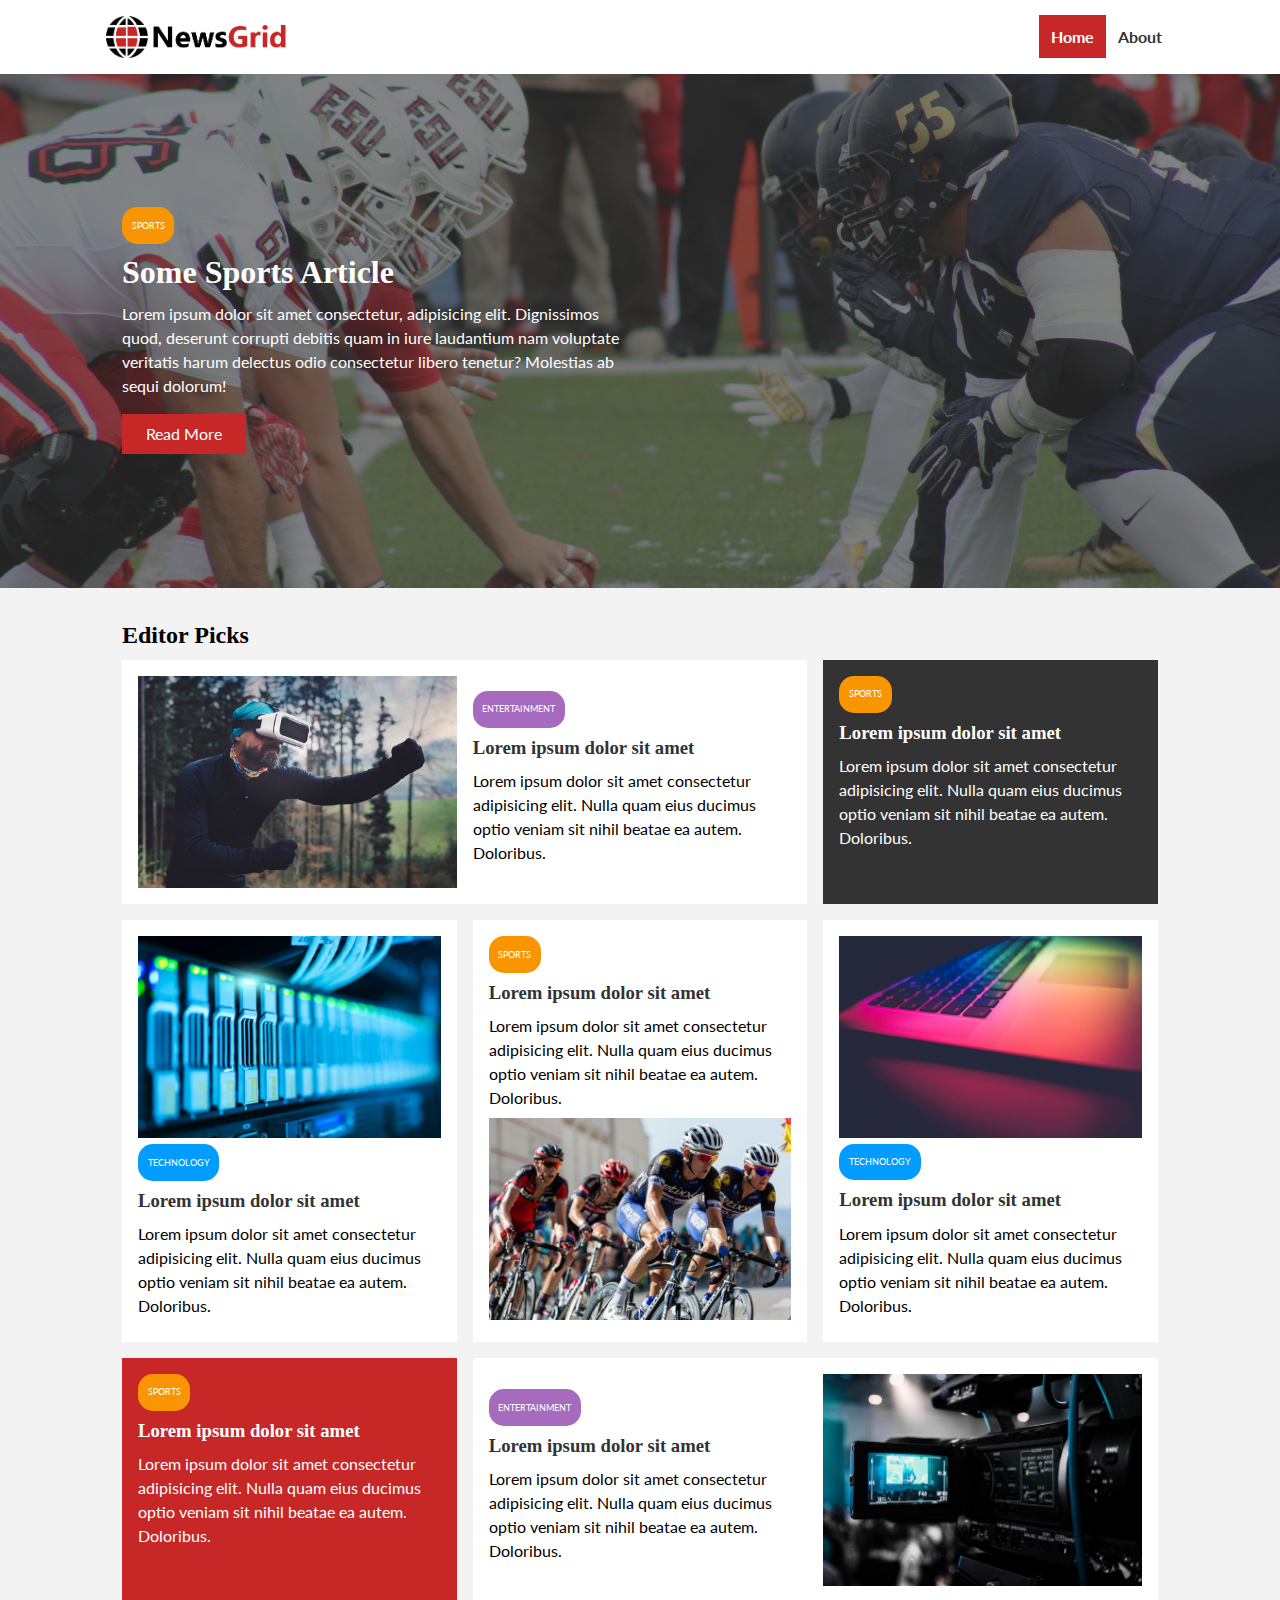
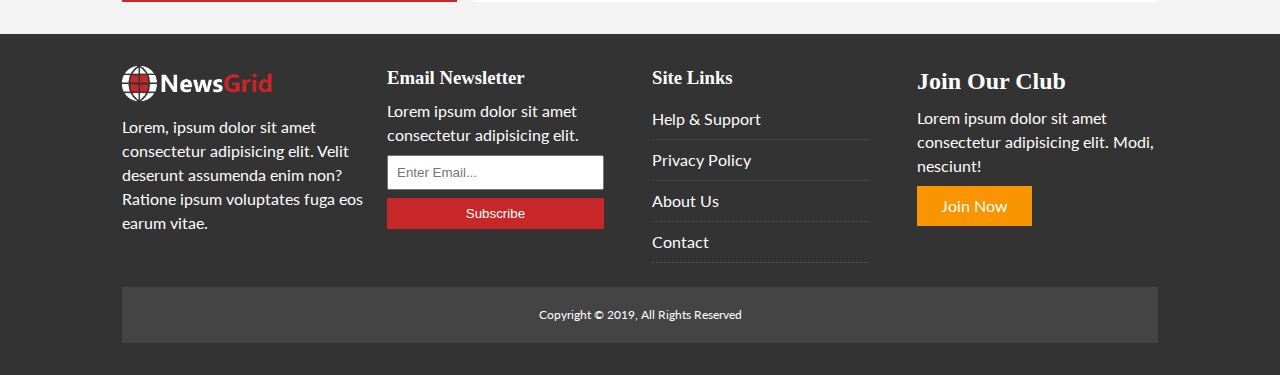
<file: index.html>
<!DOCTYPE html>
<html lang="en">

<head>
  <meta charset="UTF-8">
  <meta name="viewport" content="width=device-width, initial-scale=1.0">
  <meta http-equiv="X-UA-Compatible" content="ie=edge">
  <link rel="stylesheet" href="https://use.fontawesome.com/releases/v5.6.3/css/all.css"
    integrity="sha384-UHRtZLI+pbxtHCWp1t77Bi1L4ZtiqrqD80Kn4Z8NTSRyMA2Fd33n5dQ8lWUE00s/" crossorigin="anonymous">
  <link href="https://fonts.googleapis.com/css?family=Lato|Staatliches" rel="stylesheet">
  <link rel="stylesheet" href="css/style.css">
  <link rel="stylesheet" media="screen and (max-width: 768px)" href="css/mobile.css">
  <link rel="shortcut icon" type="image/x-icon" href="favicon.ico">
  <title>NewsGrid | Latest News</title>
</head>

<body>
  <!-- Navbar -->
  <nav id="main-nav">
    <div class="container">
      <img src="img/logo.png" alt="NewsGrid" class="logo">
      <div class="social">
        <a href="http://facebook.com" target="_blank"><i class="fab fa-facebook fa-2x"></i></a>
        <a href="http://twitter.com" target="_blank"><i class="fab fa-twitter fa-2x"></i></a>
        <a href="http://instagram.com" target="_blank"><i class="fab fa-instagram fa-2x"></i></a>
        <a href="http://youtube.com" target="_blank"><i class="fab fa-youtube fa-2x"></i></a>
      </div>
      <ul>
        <li><a class="current" href="index.html">Home</a></li>
        <li><a href="about.html">About</a></li>
      </ul>
    </div>
  </nav>

  <!-- Showcase -->
  <header id="showcase">
    <div class="container">
      <div class="showcase-container">
        <div class="showcase-content">
          <div class="category category-sports">Sports</div>
          <h1>Some Sports Article</h1>
          <p>Lorem ipsum dolor sit amet consectetur, adipisicing elit. Dignissimos quod, deserunt corrupti debitis quam
            in iure laudantium nam voluptate veritatis harum delectus odio consectetur libero tenetur? Molestias ab
            sequi dolorum!</p>
          <a href="article.html" class="btn btn-primary">Read More</a>
        </div>
      </div>
    </div>
  </header>

  <!-- Home Articles -->
  <section id="home-articles" class="py-2">
    <div class="container">
      <h2>Editor Picks</h2>
      <div class="articles-container">
        <article class="card">
          <img src="img/articles/ent1.jpg" alt="">
          <div>
            <div class="category category-ent">Entertainment</div>
            <h3>
              <a href="article.html">Lorem ipsum dolor sit amet</a>
            </h3>
            <p>Lorem ipsum dolor sit amet consectetur adipisicing elit. Nulla quam eius ducimus optio veniam sit nihil
              beatae ea autem. Doloribus.</p>
          </div>
        </article>
        <article class="card bg-dark">
          <div class="category category-sports">Sports</div>
          <h3>
            <a href="article.html">Lorem ipsum dolor sit amet</a>
          </h3>
          <p>Lorem ipsum dolor sit amet consectetur adipisicing elit. Nulla quam eius ducimus optio veniam sit nihil
            beatae ea autem. Doloribus.</p>
        </article>
        <article class="card">
          <img src="img/articles/tech1.jpg" alt="">
          <div class="category category-tech">Technology</div>
          <h3>
            <a href="article.html">Lorem ipsum dolor sit amet</a>
          </h3>
          <p>Lorem ipsum dolor sit amet consectetur adipisicing elit. Nulla quam eius ducimus optio veniam sit nihil
            beatae ea autem. Doloribus.</p>
        </article>
        <article class="card">
          <div class="category category-sports">Sports</div>
          <h3>
            <a href="article.html">Lorem ipsum dolor sit amet</a>
          </h3>
          <p>Lorem ipsum dolor sit amet consectetur adipisicing elit. Nulla quam eius ducimus optio veniam sit nihil
            beatae ea autem. Doloribus.</p>
          <img src="img/articles/sports1.jpg" alt="">
        </article>
        <article class="card">
          <img src="img/articles/tech2.jpg" alt="">
          <div class="category category-tech">Technology</div>
          <h3>
            <a href="article.html">Lorem ipsum dolor sit amet</a>
          </h3>
          <p>Lorem ipsum dolor sit amet consectetur adipisicing elit. Nulla quam eius ducimus optio veniam sit nihil
            beatae ea autem. Doloribus.</p>
        </article>
        <article class="card bg-primary">
          <div class="category category-sports">Sports</div>
          <h3>
            <a href="article.html">Lorem ipsum dolor sit amet</a>
          </h3>
          <p>Lorem ipsum dolor sit amet consectetur adipisicing elit. Nulla quam eius ducimus optio veniam sit nihil
            beatae ea autem. Doloribus.</p>
        </article>
        <article class="card">
          <div>
            <div class="category category-ent">Entertainment</div>
            <h3>
              <a href="article.html">Lorem ipsum dolor sit amet</a>
            </h3>
            <p>Lorem ipsum dolor sit amet consectetur adipisicing elit. Nulla quam eius ducimus optio veniam sit nihil
              beatae ea autem. Doloribus.</p>
          </div>
          <img src="img/articles/ent2.jpg" alt="">
        </article>
      </div>
    </div>
  </section>

  <!-- Footer -->
  <footer id="main-footer" class="py-2">
    <div class="container footer-container">
      <div>
        <img src="img/logo_light.png" alt="NewsGrid">
        <p>Lorem, ipsum dolor sit amet consectetur adipisicing elit. Velit deserunt assumenda enim non? Ratione ipsum
          voluptates fuga eos earum vitae.</p>
      </div>
      <div>
        <h3>Email Newsletter</h3>
        <p>Lorem ipsum dolor sit amet consectetur adipisicing elit.</p>
        <form>
          <input type="email" placeholder="Enter Email...">
          <input type="submit" value="Subscribe" class="btn btn-primary">
        </form>
      </div>
      <div>
        <h3>Site Links</h3>
        <ul class="list">
          <li><a href="#">Help & Support</a></li>
          <li><a href="#">Privacy Policy</a></li>
          <li><a href="#">About Us</a></li>
          <li><a href="#">Contact</a></li>
        </ul>
      </div>
      <div>
        <h2>Join Our Club</h2>
        <p>Lorem ipsum dolor sit amet consectetur adipisicing elit. Modi, nesciunt!</p>
        <a href="#" class="btn btn-secondary">Join Now</a>
      </div>
      <div>
        <p>
          Copyright &copy; 2019, All Rights Reserved
        </p>
      </div>
    </div>
  </footer>
</body>

</html>
</file>
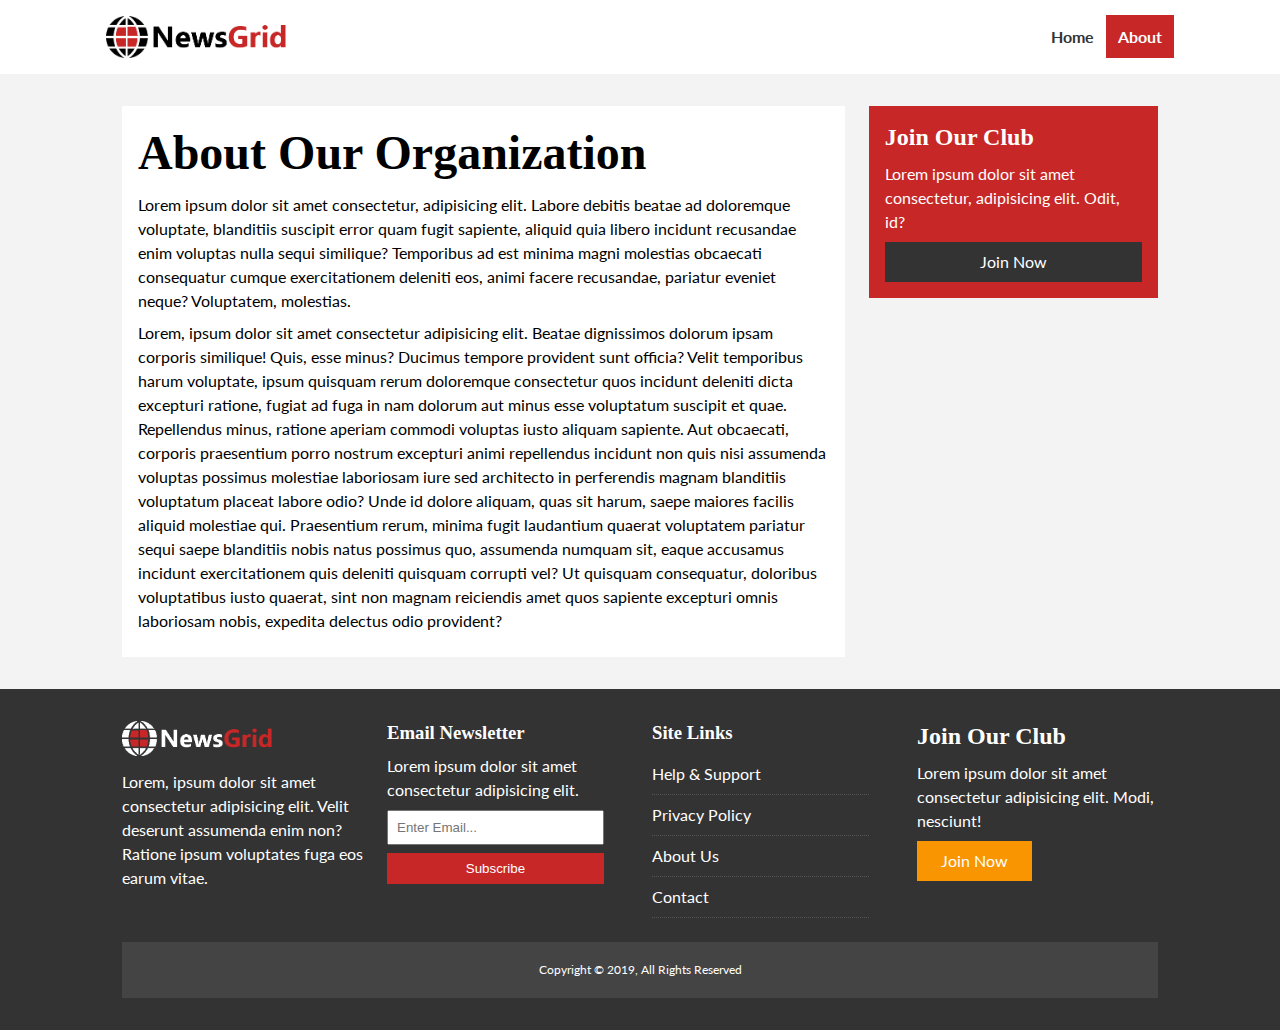
<file: about.html>
<!DOCTYPE html>
<html lang="en">

<head>
  <meta charset="UTF-8">
  <meta name="viewport" content="width=device-width, initial-scale=1.0">
  <meta http-equiv="X-UA-Compatible" content="ie=edge">
  <link rel="stylesheet" href="https://use.fontawesome.com/releases/v5.6.3/css/all.css"
    integrity="sha384-UHRtZLI+pbxtHCWp1t77Bi1L4ZtiqrqD80Kn4Z8NTSRyMA2Fd33n5dQ8lWUE00s/" crossorigin="anonymous">
  <link href="https://fonts.googleapis.com/css?family=Lato|Staatliches" rel="stylesheet">
  <link rel="stylesheet" href="css/style.css">
  <link rel="stylesheet" media="screen and (max-width: 768px)" href="css/mobile.css">
  <link rel="shortcut icon" type="image/x-icon" href="favicon.ico">
  <title>NewsGrid | About</title>
</head>

<body>
  <nav id="main-nav">
    <div class="container">
      <img src="img/logo.png" alt="NewsGrid" class="logo">
      <div class="social">
        <a href="http://facebook.com" target="_blank"><i class="fab fa-facebook fa-2x"></i></a>
        <a href="http://twitter.com" target="_blank"><i class="fab fa-twitter fa-2x"></i></a>
        <a href="http://instagram.com" target="_blank"><i class="fab fa-instagram fa-2x"></i></a>
        <a href="http://youtube.com" target="_blank"><i class="fab fa-youtube fa-2x"></i></a>
      </div>
      <ul>
        <li><a href="index.html">Home</a></li>
        <li><a class="current" href="about.html">About</a></li>
      </ul>
    </div>
  </nav>

  <section id="about">
    <div class="container">
      <div class="page-container">
        <article class="card">
          <h1 class="l-heading">About Our Organization</h1>
          <p>Lorem ipsum dolor sit amet consectetur, adipisicing elit. Labore debitis beatae ad doloremque voluptate,
            blanditiis suscipit error quam fugit sapiente, aliquid quia libero incidunt recusandae enim voluptas nulla
            sequi similique? Temporibus ad est minima magni molestias obcaecati consequatur cumque exercitationem
            deleniti eos, animi facere recusandae, pariatur eveniet neque? Voluptatem, molestias.</p>
          <p>Lorem, ipsum dolor sit amet consectetur adipisicing elit. Beatae dignissimos dolorum ipsam corporis
            similique! Quis, esse minus? Ducimus tempore provident sunt officia? Velit temporibus harum voluptate, ipsum
            quisquam rerum doloremque consectetur quos incidunt deleniti dicta excepturi ratione, fugiat ad fuga in nam
            dolorum aut minus esse voluptatum suscipit et quae. Repellendus minus, ratione aperiam commodi voluptas
            iusto aliquam sapiente. Aut obcaecati, corporis praesentium porro nostrum excepturi animi repellendus
            incidunt non quis nisi assumenda voluptas possimus molestiae laboriosam iure sed architecto in perferendis
            magnam blanditiis voluptatum placeat labore odio? Unde id dolore aliquam, quas sit harum, saepe maiores
            facilis aliquid molestiae qui. Praesentium rerum, minima fugit laudantium quaerat voluptatem pariatur sequi
            saepe blanditiis nobis natus possimus quo, assumenda numquam sit, eaque accusamus incidunt exercitationem
            quis deleniti quisquam corrupti vel? Ut quisquam consequatur, doloribus voluptatibus iusto quaerat, sint non
            magnam reiciendis amet quos sapiente excepturi omnis laboriosam nobis, expedita delectus odio provident?</p>
        </article>
        <aside class="card bg-primary">
          <h2>Join Our Club</h2>
          <p>Lorem ipsum dolor sit amet consectetur, adipisicing elit. Odit, id?</p>
          <a href="#" class="btn btn-dark btn-block">Join Now</a>
        </aside>
      </div>
    </div>
  </section>

  <!-- Footer -->
  <footer id="main-footer" class="py-2">
    <div class="container footer-container">
      <div>
        <img src="img/logo_light.png" alt="NewsGrid">
        <p>Lorem, ipsum dolor sit amet consectetur adipisicing elit. Velit deserunt assumenda enim non? Ratione ipsum
          voluptates fuga eos earum vitae.</p>
      </div>
      <div>
        <h3>Email Newsletter</h3>
        <p>Lorem ipsum dolor sit amet consectetur adipisicing elit.</p>
        <form>
          <input type="email" placeholder="Enter Email...">
          <input type="submit" value="Subscribe" class="btn btn-primary">
        </form>
      </div>
      <div>
        <h3>Site Links</h3>
        <ul class="list">
          <li><a href="#">Help & Support</a></li>
          <li><a href="#">Privacy Policy</a></li>
          <li><a href="#">About Us</a></li>
          <li><a href="#">Contact</a></li>
        </ul>
      </div>
      <div>
        <h2>Join Our Club</h2>
        <p>Lorem ipsum dolor sit amet consectetur adipisicing elit. Modi, nesciunt!</p>
        <a href="#" class="btn btn-secondary">Join Now</a>
      </div>
      <div>
        <p>
          Copyright &copy; 2019, All Rights Reserved
        </p>
      </div>
    </div>
  </footer>

</body>

</html>
</file>
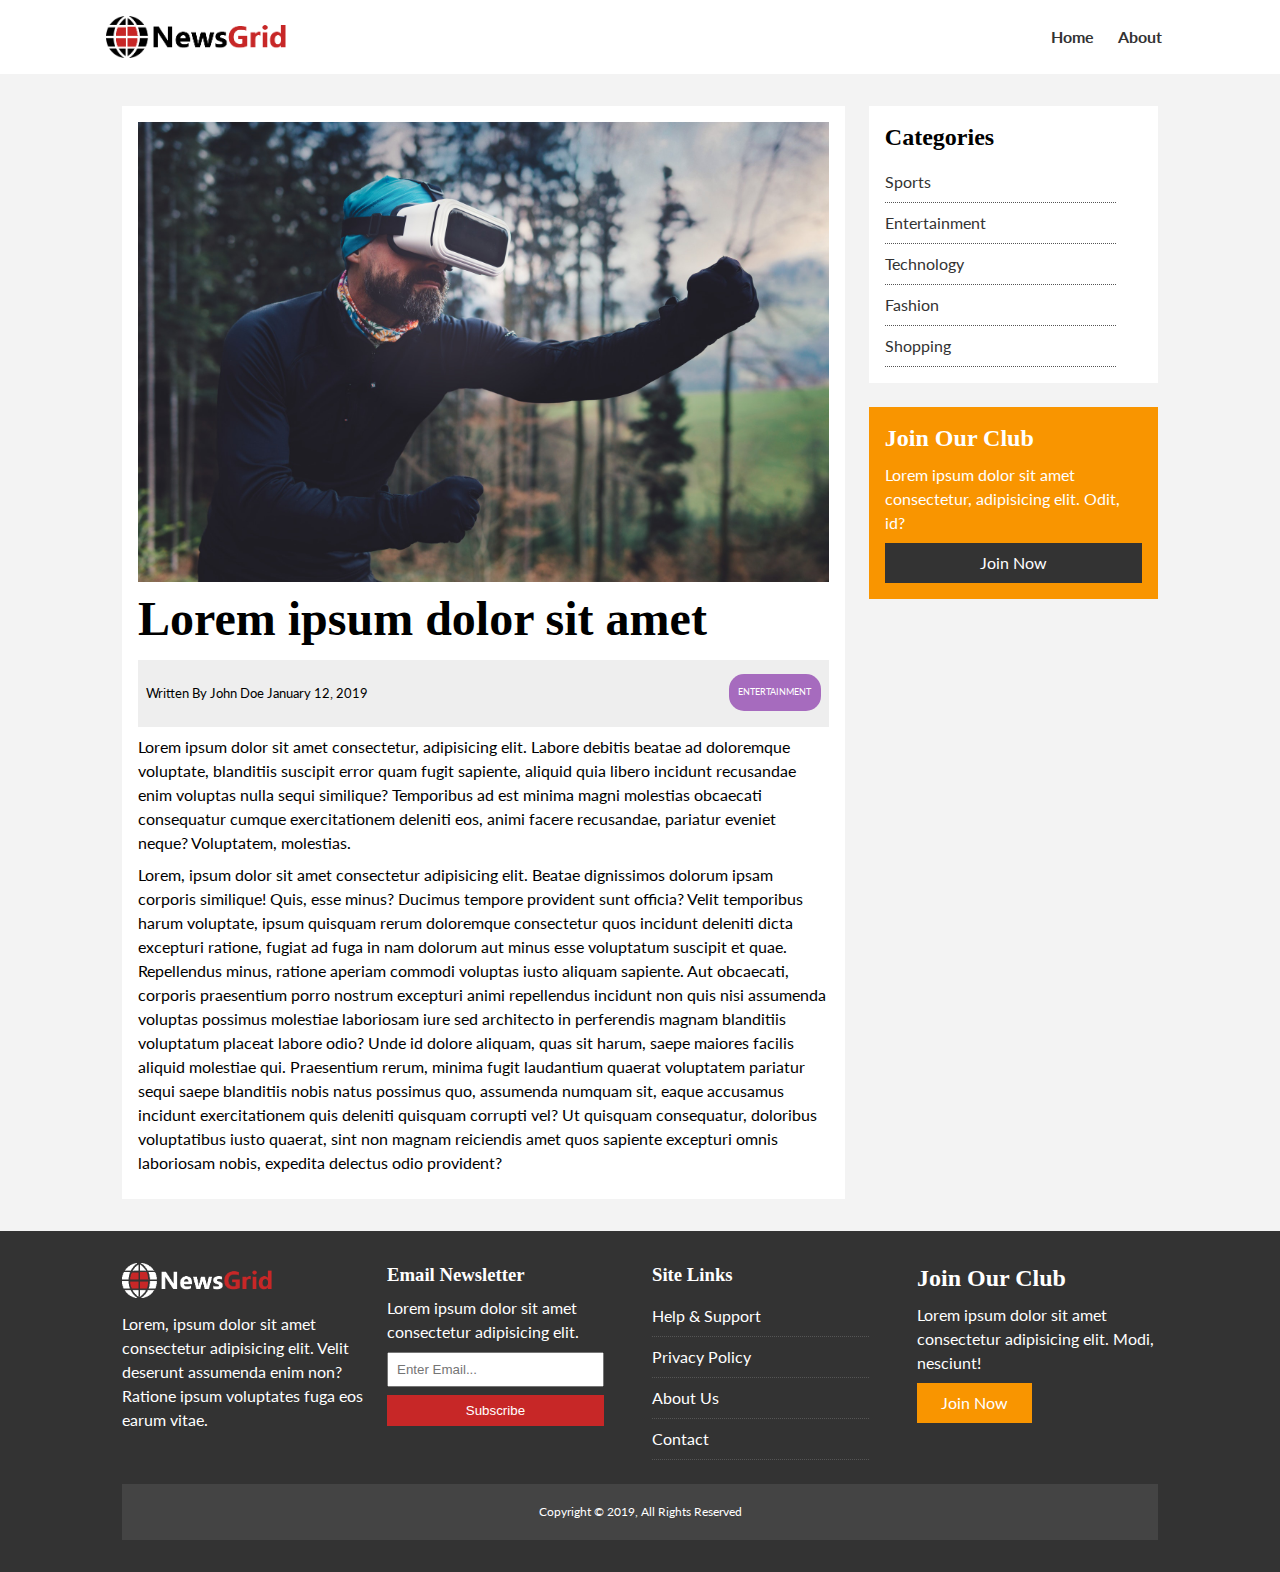
<file: article.html>
<!DOCTYPE html>
<html lang="en">

<head>
  <meta charset="UTF-8">
  <meta name="viewport" content="width=device-width, initial-scale=1.0">
  <meta http-equiv="X-UA-Compatible" content="ie=edge">
  <link rel="stylesheet" href="https://use.fontawesome.com/releases/v5.6.3/css/all.css"
    integrity="sha384-UHRtZLI+pbxtHCWp1t77Bi1L4ZtiqrqD80Kn4Z8NTSRyMA2Fd33n5dQ8lWUE00s/" crossorigin="anonymous">
  <link href="https://fonts.googleapis.com/css?family=Lato|Staatliches" rel="stylesheet">
  <link rel="stylesheet" href="css/style.css">
  <link rel="stylesheet" media="screen and (max-width: 768px)" href="css/mobile.css">
  <link rel="shortcut icon" type="image/x-icon" href="favicon.ico">
  <title>NewsGrid | Latest News</title>
</head>

<body>
  <nav id="main-nav">
    <div class="container">
      <img src="img/logo.png" alt="NewsGrid" class="logo">
      <div class="social">
        <a href="http://facebook.com" target="_blank"><i class="fab fa-facebook fa-2x"></i></a>
        <a href="http://twitter.com" target="_blank"><i class="fab fa-twitter fa-2x"></i></a>
        <a href="http://instagram.com" target="_blank"><i class="fab fa-instagram fa-2x"></i></a>
        <a href="http://youtube.com" target="_blank"><i class="fab fa-youtube fa-2x"></i></a>
      </div>
      <ul>
        <li><a href="index.html">Home</a></li>
        <li><a href="about.html">About</a></li>
      </ul>
    </div>
  </nav>

  <section id="article">
    <div class="container">
      <div class="page-container">
        <article class="card">
          <img src="img/articles/ent1.jpg" alt="Virtual Reality">
          <h1 class="l-heading">Lorem ipsum dolor sit amet</h1>
          <div class="meta">
            <small>
              <i class="fas fa-user"></i> Written By John Doe January 12, 2019
            </small>
            <div class="category category-ent">Entertainment</div>
          </div>
          <p>Lorem ipsum dolor sit amet consectetur, adipisicing elit. Labore debitis beatae ad doloremque voluptate,
            blanditiis suscipit error quam fugit sapiente, aliquid quia libero incidunt recusandae enim voluptas nulla
            sequi similique? Temporibus ad est minima magni molestias obcaecati consequatur cumque exercitationem
            deleniti eos, animi facere recusandae, pariatur eveniet neque? Voluptatem, molestias.</p>
          <p>Lorem, ipsum dolor sit amet consectetur adipisicing elit. Beatae dignissimos dolorum ipsam corporis
            similique! Quis, esse minus? Ducimus tempore provident sunt officia? Velit temporibus harum voluptate, ipsum
            quisquam rerum doloremque consectetur quos incidunt deleniti dicta excepturi ratione, fugiat ad fuga in nam
            dolorum aut minus esse voluptatum suscipit et quae. Repellendus minus, ratione aperiam commodi voluptas
            iusto aliquam sapiente. Aut obcaecati, corporis praesentium porro nostrum excepturi animi repellendus
            incidunt non quis nisi assumenda voluptas possimus molestiae laboriosam iure sed architecto in perferendis
            magnam blanditiis voluptatum placeat labore odio? Unde id dolore aliquam, quas sit harum, saepe maiores
            facilis aliquid molestiae qui. Praesentium rerum, minima fugit laudantium quaerat voluptatem pariatur sequi
            saepe blanditiis nobis natus possimus quo, assumenda numquam sit, eaque accusamus incidunt exercitationem
            quis deleniti quisquam corrupti vel? Ut quisquam consequatur, doloribus voluptatibus iusto quaerat, sint non
            magnam reiciendis amet quos sapiente excepturi omnis laboriosam nobis, expedita delectus odio provident?</p>
        </article>

        <aside id="categories" class="card">
          <h2>Categories</h2>
          <ul class="list">
            <li><a href="#"><i class="fas fa-chevron-right"></i> Sports</a></li>
            <li><a href="#"><i class="fas fa-chevron-right"></i> Entertainment</a></li>
            <li><a href="#"><i class="fas fa-chevron-right"></i> Technology</a></li>
            <li><a href="#"><i class="fas fa-chevron-right"></i> Fashion</a></li>
            <li><a href="#"><i class="fas fa-chevron-right"></i> Shopping</a></li>
          </ul>
        </aside>

        <aside class="card bg-secondary">
          <h2>Join Our Club</h2>
          <p>Lorem ipsum dolor sit amet consectetur, adipisicing elit. Odit, id?</p>
          <a href="#" class="btn btn-dark btn-block">Join Now</a>
        </aside>
      </div>
    </div>
  </section>

  <!-- Footer -->
  <footer id="main-footer" class="py-2">
    <div class="container footer-container">
      <div>
        <img src="img/logo_light.png" alt="NewsGrid">
        <p>Lorem, ipsum dolor sit amet consectetur adipisicing elit. Velit deserunt assumenda enim non? Ratione ipsum
          voluptates fuga eos earum vitae.</p>
      </div>
      <div>
        <h3>Email Newsletter</h3>
        <p>Lorem ipsum dolor sit amet consectetur adipisicing elit.</p>
        <form>
          <input type="email" placeholder="Enter Email...">
          <input type="submit" value="Subscribe" class="btn btn-primary">
        </form>
      </div>
      <div>
        <h3>Site Links</h3>
        <ul class="list">
          <li><a href="#">Help & Support</a></li>
          <li><a href="#">Privacy Policy</a></li>
          <li><a href="#">About Us</a></li>
          <li><a href="#">Contact</a></li>
        </ul>
      </div>
      <div>
        <h2>Join Our Club</h2>
        <p>Lorem ipsum dolor sit amet consectetur adipisicing elit. Modi, nesciunt!</p>
        <a href="#" class="btn btn-secondary">Join Now</a>
      </div>
      <div>
        <p>
          Copyright &copy; 2019, All Rights Reserved
        </p>
      </div>
    </div>
  </footer>

</body>

</html>
</file>
<file: css/style.css>
:root {
  --primary-color: #c72727;
  --secondary-color: #f99500;
  --light-color: #f3f3f3;
  --dark-color: #333;
  --max-width: 1100px;
}

.category {
  --sports-color: #f99500;
  --ent-color: #a66bbe;
  --tech-color: #009cff;
}

* {
  margin: 0;
  padding: 0;
  box-sizing: border-box;
}

body {
  font-family: 'Lato', sans-serif;
  line-height: 1.5rem;
  background: var(--light-color);
}

a {
  color: #333;
  text-decoration: none;
}

ul {
  list-style: none;
}

p {
  margin: 0.5rem 0;
}

img {
  width: 100%;
}

h1,
h2,
h3,
h4,
h5,
h6 {
  font-family: 'Staatliches ', cursive;
  margin-bottom: 0.55rem;
  line-height: 1.3;
}

/* Utility */
.container {
  max-width: var(--max-width);
  margin: auto;
  padding: 0 2rem;
  overflow: hidden;
}

.category {
  display: inline-block;
  color: #fff;
  font-size: 0.55rem;
  text-transform: uppercase;
  padding: 0.4rem 0.6rem;
  border-radius: 15px;
  margin-bottom: 0.5rem;
}

.category-sports {
  background: var(--sports-color);
}
.category-ent {
  background: var(--ent-color);
}
.category-tech {
  background: var(--tech-color);
}

.btn {
  display: inline-block;
  border: none;
  background: var(--dark-color);
  color: #fff;
  padding: 0.5rem 1.5rem;
}

.btn-light {
  background: var(--light-color);
}
.btn-primary {
  background: var(--primary-color);
}
.btn-secondary {
  background: var(--secondary-color);
}

.btn-block {
  display: block;
  width: 100%;
  text-align: center;
}

.btn:hover {
  opacity: 0.8;
}

.card {
  background: #fff;
  padding: 1rem;
}

.bg-dark {
  background: var(--dark-color);
  color: #fff;
}

.bg-primary {
  background: var(--primary-color);
  color: #fff;
}

.bg-secondary {
  background: var(--secondary-color);
  color: #fff;
}

.bg-dark h1,
.bg-dark h2,
.bg-dark h3,
.bg-dark a,
.bg-primary h1,
.bg-primary h2,
.bg-primary h3,
.bg-primary a,
.bg-secondary h1,
.bg-secondary h2,
.bg-secondary h3,
.bg-secondary a {
  color: #fff;
}

.py-1 {
  padding: 1.5rem 0;
}
.py-2 {
  padding: 2rem 0;
}
.py-3 {
  padding: 3rem 0;
}
.p-1 {
  padding: 1.5rem;
}
.p-2 {
  padding: 2rem;
}
.p-3 {
  padding: 3rem;
}

.l-heading {
  font-size: 3rem;
}

.list li {
  padding: 0.5rem 0;
  border-bottom: #555 dotted 1px;
  width: 90%;
}

.list li a:hover {
  color: var(--primary-color) !important;
}

/* Inner page grid container */
.page-container {
  display: grid;
  grid-template-columns: 5fr 2fr;
  margin: 2rem 0;
  grid-gap: 1.5rem;
}

.page-container > *:first-child {
  grid-row: 1 / span 3;
}

/* Navigation */
#main-nav {
  background: #fff;
  position: sticky;
  top: 0;
  z-index: 2;
}

#main-nav .container {
  display: grid;
  grid-template-columns: 6fr 3fr 2fr;
  padding: 1rem;
  align-items: center;
}

#main-nav .logo {
  width: 180px;
}

#main-nav ul {
  justify-self: end;
  display: flex;
}

#main-nav ul li a {
  padding: 0.75rem;
  font-weight: bold;
}

#main-nav ul li a.current {
  background: var(--primary-color);
  color: #fff;
}

#main-nav ul li a:hover {
  background: var(--light-color);
  color: var(--dark-color);
}

#main-nav .social {
  justify-self: center;
}

#main-nav .social i {
  color: #777;
  margin-right: 0.5rem;
}

/* Showcase */
#showcase {
  color: #fff;
  background: #333;
  padding: 2rem;
  position: relative;
}

#showcase:before {
  content: '';
  background: url('../img/featured.jpg') no-repeat center center/cover;
  position: absolute;
  top: 0;
  left: 0;
  width: 100%;
  height: 100%;
  opacity: 0.4;
}

#showcase .showcase-container {
  display: grid;
  grid-template-columns: repeat(2, 1fr);
  justify-content: center;
  align-items: center;
  height: 50vh;
}

#showcase .showcase-content {
  z-index: 1;
}

#showcase .showcase-content p {
  margin-bottom: 1rem;
}

/* Home Articles */
#home-articles .articles-container {
  display: grid;
  grid-template-columns: repeat(3, 1fr);
  grid-gap: 1rem;
}

#home-articles .articles-container > *:first-child,
#home-articles .articles-container > *:last-child {
  display: grid;
  grid-template-columns: repeat(2, 1fr);
  grid-gap: 1rem;
  align-items: center;
  grid-column: 1 / span 2;
}

#home-articles .articles-container > *:last-child {
  grid-column: 2 / span 2;
}

#article .meta {
  display: flex;
  justify-content: space-between;
  align-items: center;
  background: #eee;
  padding: 0.5rem;
}

#article .meta .category {
  margin-top: 0.4rem;
}

/* Footer */
#main-footer {
  background: var(--dark-color);
  color: #fff;
}

#main-footer img {
  width: 150px;
}

#main-footer a {
  color: #fff;
}

#main-footer .footer-container {
  display: grid;
  grid-template-columns: repeat(4, 1fr);
  grid-gap: 1.5rem;
}

#main-footer .footer-container > *:last-child {
  background: #444;
  grid-column: 1 / span 4;
  padding: 0.5rem;
  text-align: center;
  font-size: 0.75rem;
}

#main-footer .footer-container input[type='email'] {
  width: 90%;
  padding: 0.5rem;
  margin-bottom: 0.5rem;
}

#main-footer .footer-container input[type='submit'] {
  width: 90%;
}
</file>
<file: css/mobile.css>
/* Navigation */
#main-nav .social {
  display: none;
}

#main-nav .container {
  grid-template-columns: 1fr;
  grid-gap: 1.2rem;
}

#main-nav ul,
#main-nav .logo {
  justify-self: center;
}

#main-nav ul li a {
  padding: 0.5rem;
}

#home-articles .articles-container {
  grid-template-columns: repeat(2, 1fr);
}

#home-articles .articles-container > *:first-child,
#home-articles .articles-container > *:last-child {
  grid-template-columns: 1fr;
  grid-column: 1;
}

@media (max-width: 600px) {
  /* Stack Grid Items */
  #showcase .showcase-container,
  #home-articles .articles-container,
  #main-footer .footer-container {
    grid-template-columns: 1fr;
  }

  #main-footer .footer-container > *:last-child {
    grid-column: 1;
  }

  #main-footer .footer-container > *:first-child,
  #main-footer .footer-container > *:nth-child(2) {
    border-bottom: #444 dotted 1px;
    padding-bottom: 1rem;
  }

  .page-container {
    grid-template-columns: 1fr;
    text-align: center;
  }

  .page-container > *:first-child {
    grid-row: 1;
  }

  .l-heading {
    font-size: 2rem;
  }

  #showcase .showcase-container {
    height: 60vh;
  }
}
</file>
